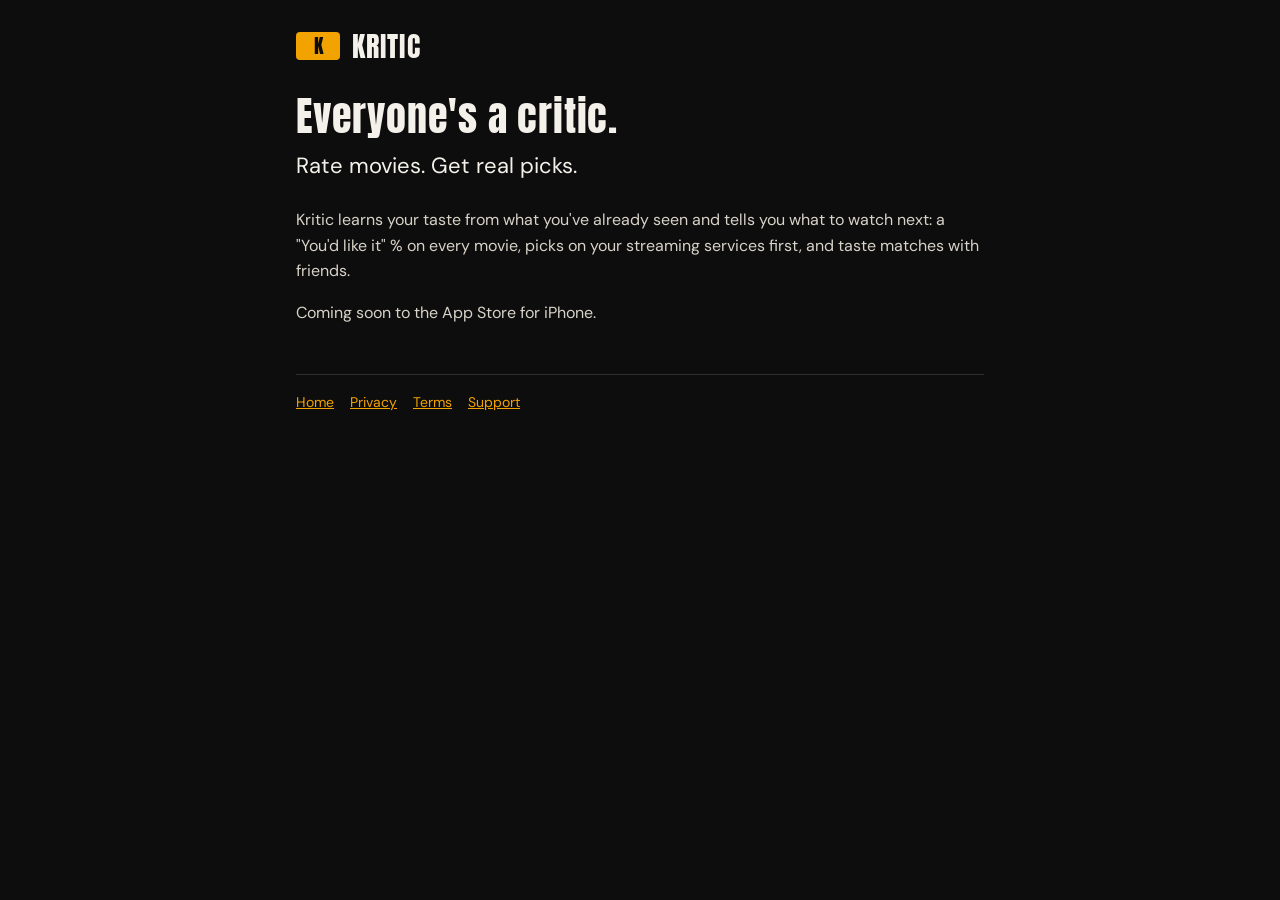
<file: index.html>
<!doctype html>
<html lang="en"><head><meta charset="utf-8"><meta name="viewport" content="width=device-width, initial-scale=1">
<link rel="preconnect" href="https://fonts.googleapis.com"><link rel="preconnect" href="https://fonts.gstatic.com" crossorigin>
<link href="https://fonts.googleapis.com/css2?family=Anton&family=DM+Sans:wght@400;700&display=swap" rel="stylesheet">
<link rel="stylesheet" href="style.css"><title>Kritic</title><meta name="description" content="Rate movies. Get real picks."></head><body>
<main><header><span class="ticket">K</span><a href="./">KRITIC</a></header>
<h1>Everyone's a critic.</h1>
<p class="tagline">Rate movies. Get real picks.</p>
<p>Kritic learns your taste from what you've already seen and tells you what to watch next: a "You'd like it" % on every movie, picks on your streaming services first, and taste matches with friends.</p>
<p>Coming soon to the App Store for iPhone.</p>
<nav><a href="./">Home</a><a href="privacy.html">Privacy</a><a href="terms.html">Terms</a><a href="support.html">Support</a></nav></main></body></html>
</file>
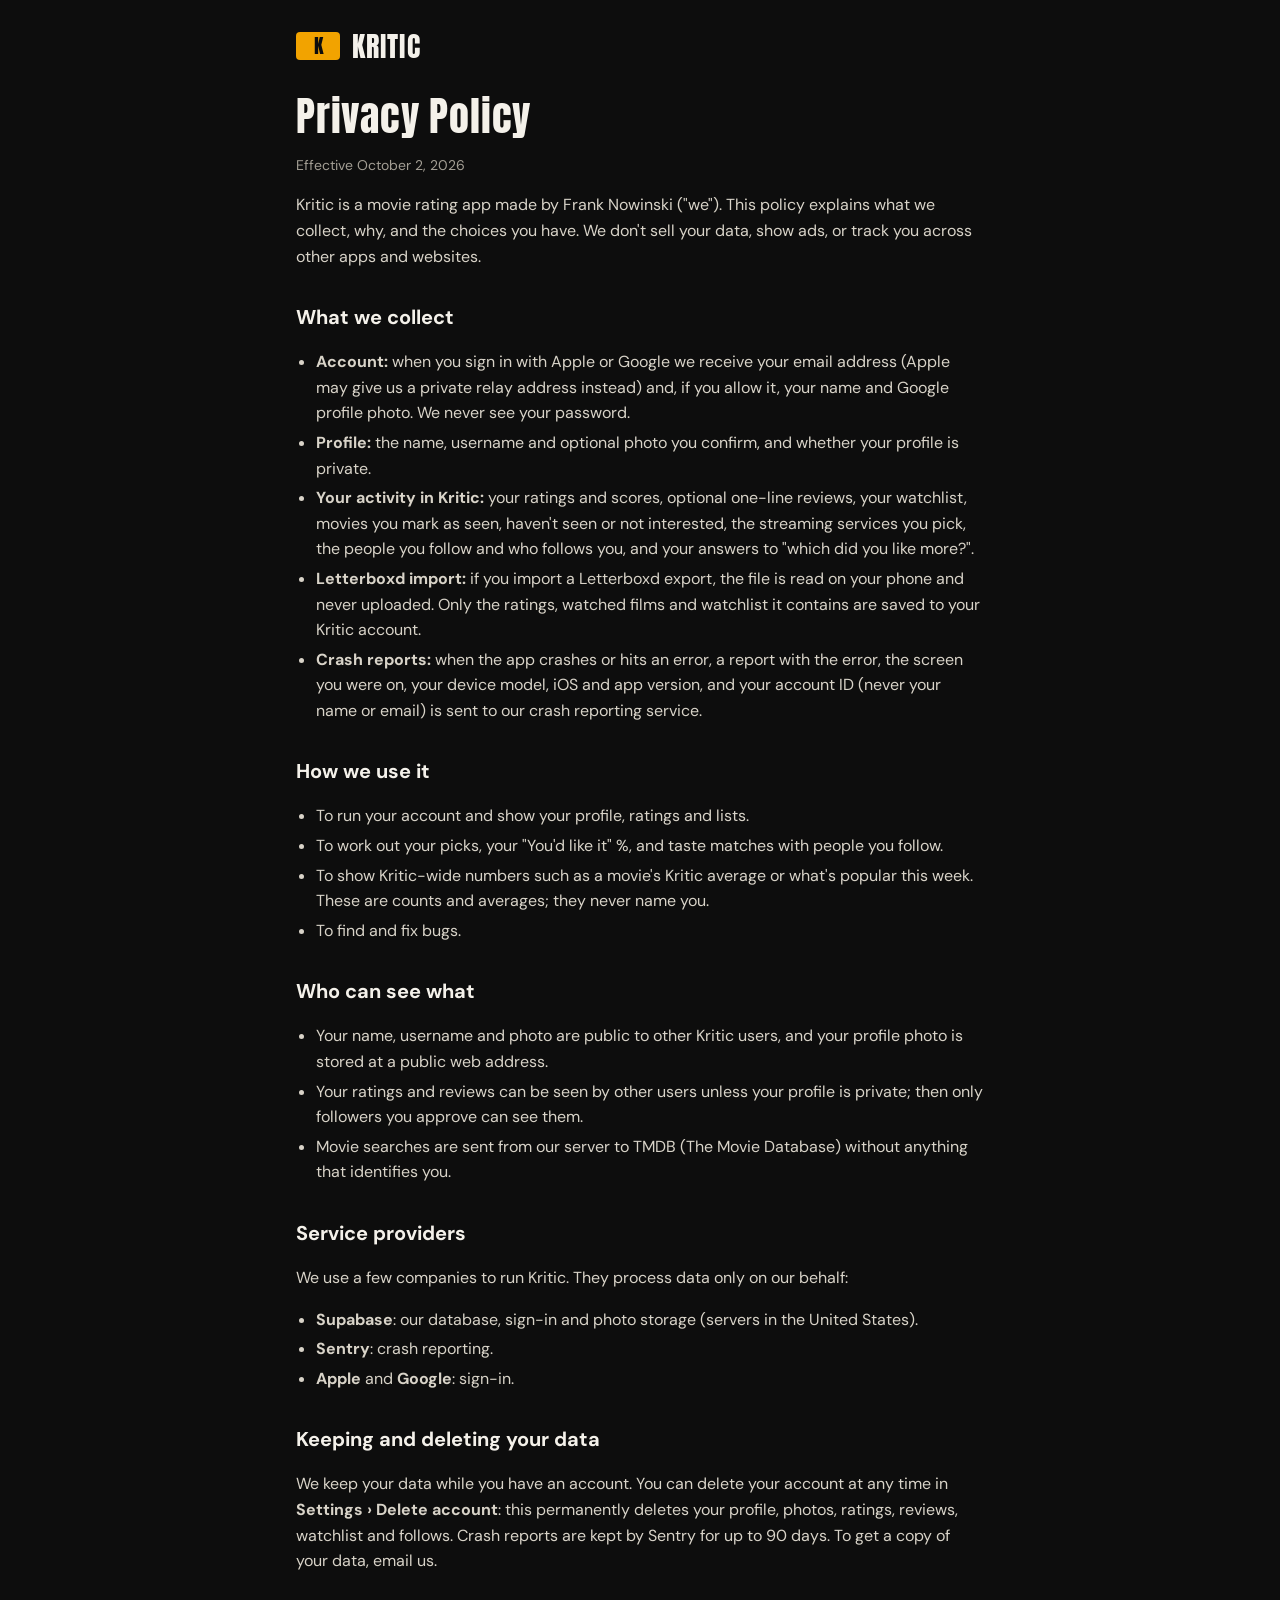
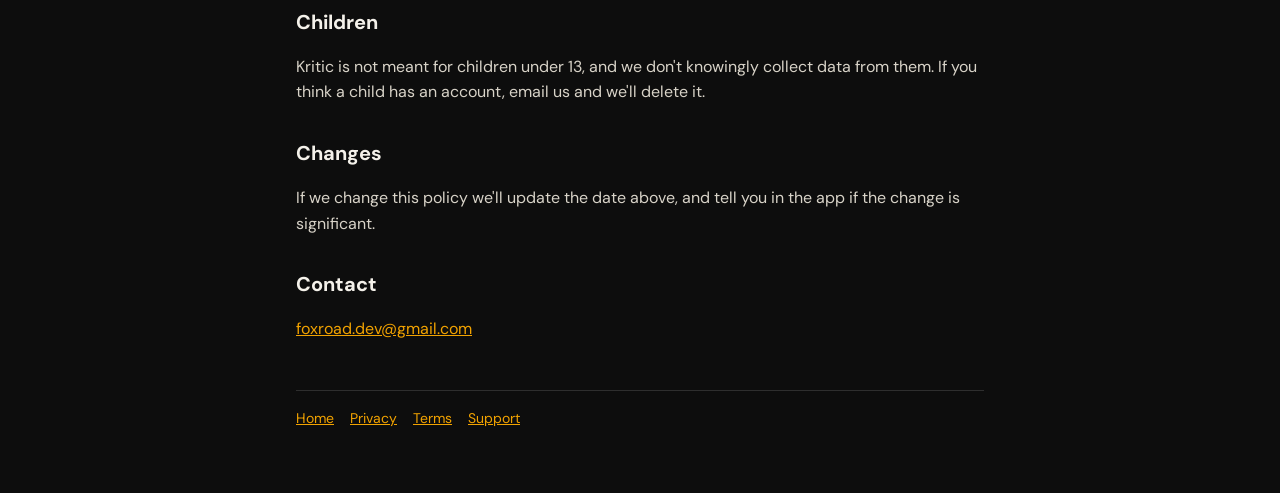
<file: privacy.html>
<!doctype html>
<html lang="en"><head><meta charset="utf-8"><meta name="viewport" content="width=device-width, initial-scale=1">
<link rel="preconnect" href="https://fonts.googleapis.com"><link rel="preconnect" href="https://fonts.gstatic.com" crossorigin>
<link href="https://fonts.googleapis.com/css2?family=Anton&family=DM+Sans:wght@400;700&display=swap" rel="stylesheet">
<link rel="stylesheet" href="style.css"><title>Privacy Policy · Kritic</title></head><body>
<main><header><span class="ticket">K</span><a href="./">KRITIC</a></header>
<h1>Privacy Policy</h1>
<p class="dim">Effective October 2, 2026</p>
<p>Kritic is a movie rating app made by Frank Nowinski ("we"). This policy explains what we collect, why, and the choices you have. We don't sell your data, show ads, or track you across other apps and websites.</p>

<h2>What we collect</h2>
<ul>
<li><strong>Account:</strong> when you sign in with Apple or Google we receive your email address (Apple may give us a private relay address instead) and, if you allow it, your name and Google profile photo. We never see your password.</li>
<li><strong>Profile:</strong> the name, username and optional photo you confirm, and whether your profile is private.</li>
<li><strong>Your activity in Kritic:</strong> your ratings and scores, optional one-line reviews, your watchlist, movies you mark as seen, haven't seen or not interested, the streaming services you pick, the people you follow and who follows you, and your answers to "which did you like more?".</li>
<li><strong>Letterboxd import:</strong> if you import a Letterboxd export, the file is read on your phone and never uploaded. Only the ratings, watched films and watchlist it contains are saved to your Kritic account.</li>
<li><strong>Crash reports:</strong> when the app crashes or hits an error, a report with the error, the screen you were on, your device model, iOS and app version, and your account ID (never your name or email) is sent to our crash reporting service.</li>
</ul>

<h2>How we use it</h2>
<ul>
<li>To run your account and show your profile, ratings and lists.</li>
<li>To work out your picks, your "You'd like it" %, and taste matches with people you follow.</li>
<li>To show Kritic-wide numbers such as a movie's Kritic average or what's popular this week. These are counts and averages; they never name you.</li>
<li>To find and fix bugs.</li>
</ul>

<h2>Who can see what</h2>
<ul>
<li>Your name, username and photo are public to other Kritic users, and your profile photo is stored at a public web address.</li>
<li>Your ratings and reviews can be seen by other users unless your profile is private; then only followers you approve can see them.</li>
<li>Movie searches are sent from our server to TMDB (The Movie Database) without anything that identifies you.</li>
</ul>

<h2>Service providers</h2>
<p>We use a few companies to run Kritic. They process data only on our behalf:</p>
<ul>
<li><strong>Supabase</strong>: our database, sign-in and photo storage (servers in the United States).</li>
<li><strong>Sentry</strong>: crash reporting.</li>
<li><strong>Apple</strong> and <strong>Google</strong>: sign-in.</li>
</ul>

<h2>Keeping and deleting your data</h2>
<p>We keep your data while you have an account. You can delete your account at any time in <strong>Settings › Delete account</strong>: this permanently deletes your profile, photos, ratings, reviews, watchlist and follows. Crash reports are kept by Sentry for up to 90 days. To get a copy of your data, email us.</p>

<h2>Children</h2>
<p>Kritic is not meant for children under 13, and we don't knowingly collect data from them. If you think a child has an account, email us and we'll delete it.</p>

<h2>Changes</h2>
<p>If we change this policy we'll update the date above, and tell you in the app if the change is significant.</p>

<h2>Contact</h2>
<p><a href="mailto:foxroad.dev@gmail.com">foxroad.dev@gmail.com</a></p>
<nav><a href="./">Home</a><a href="privacy.html">Privacy</a><a href="terms.html">Terms</a><a href="support.html">Support</a></nav></main></body></html>
</file>
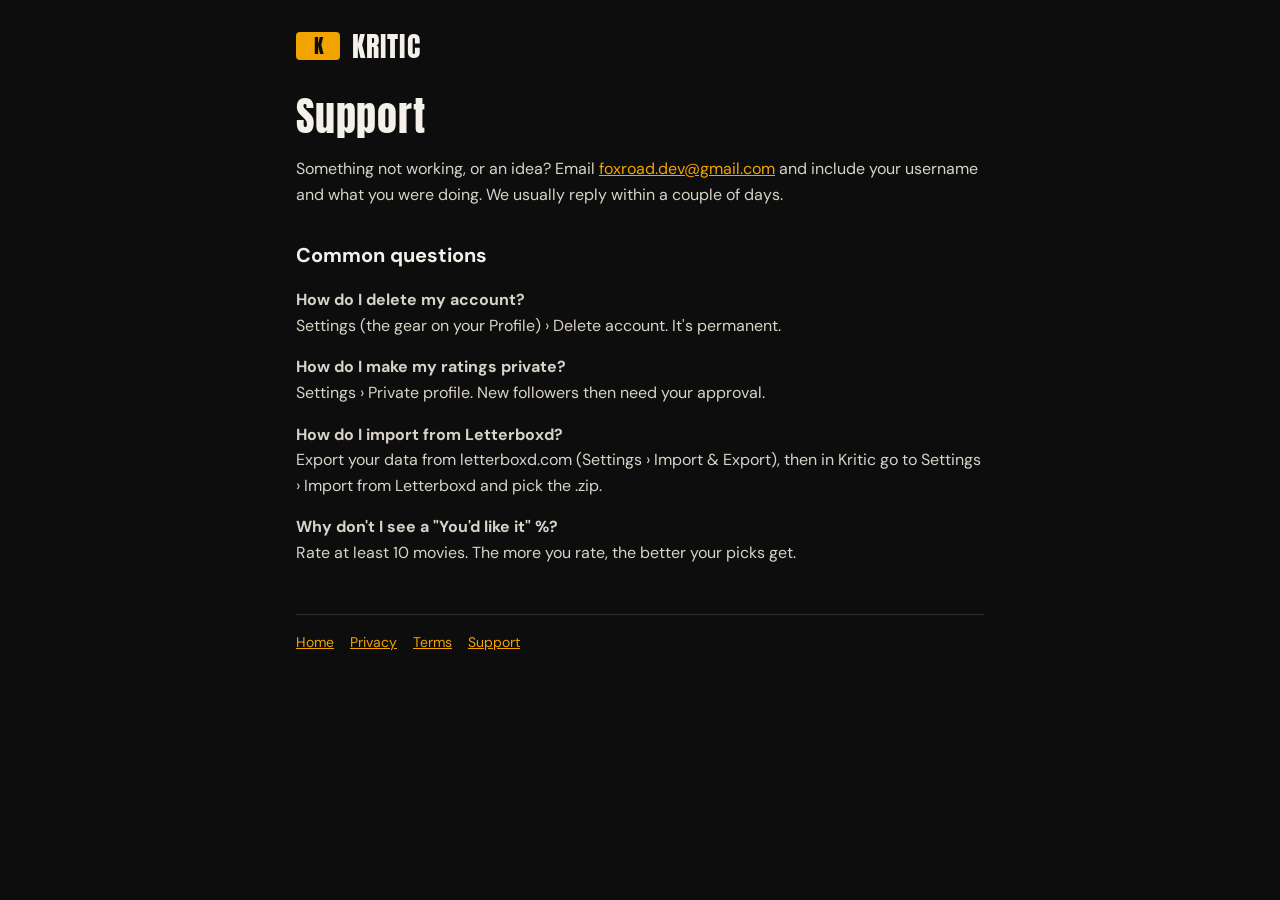
<file: support.html>
<!doctype html>
<html lang="en"><head><meta charset="utf-8"><meta name="viewport" content="width=device-width, initial-scale=1">
<link rel="preconnect" href="https://fonts.googleapis.com"><link rel="preconnect" href="https://fonts.gstatic.com" crossorigin>
<link href="https://fonts.googleapis.com/css2?family=Anton&family=DM+Sans:wght@400;700&display=swap" rel="stylesheet">
<link rel="stylesheet" href="style.css"><title>Support · Kritic</title></head><body>
<main><header><span class="ticket">K</span><a href="./">KRITIC</a></header>
<h1>Support</h1>
<p>Something not working, or an idea? Email <a href="mailto:foxroad.dev@gmail.com">foxroad.dev@gmail.com</a> and include your username and what you were doing. We usually reply within a couple of days.</p>

<h2>Common questions</h2>
<p><strong>How do I delete my account?</strong><br>Settings (the gear on your Profile) › Delete account. It's permanent.</p>
<p><strong>How do I make my ratings private?</strong><br>Settings › Private profile. New followers then need your approval.</p>
<p><strong>How do I import from Letterboxd?</strong><br>Export your data from letterboxd.com (Settings › Import &amp; Export), then in Kritic go to Settings › Import from Letterboxd and pick the .zip.</p>
<p><strong>Why don't I see a "You'd like it" %?</strong><br>Rate at least 10 movies. The more you rate, the better your picks get.</p>
<nav><a href="./">Home</a><a href="privacy.html">Privacy</a><a href="terms.html">Terms</a><a href="support.html">Support</a></nav></main></body></html>
</file>
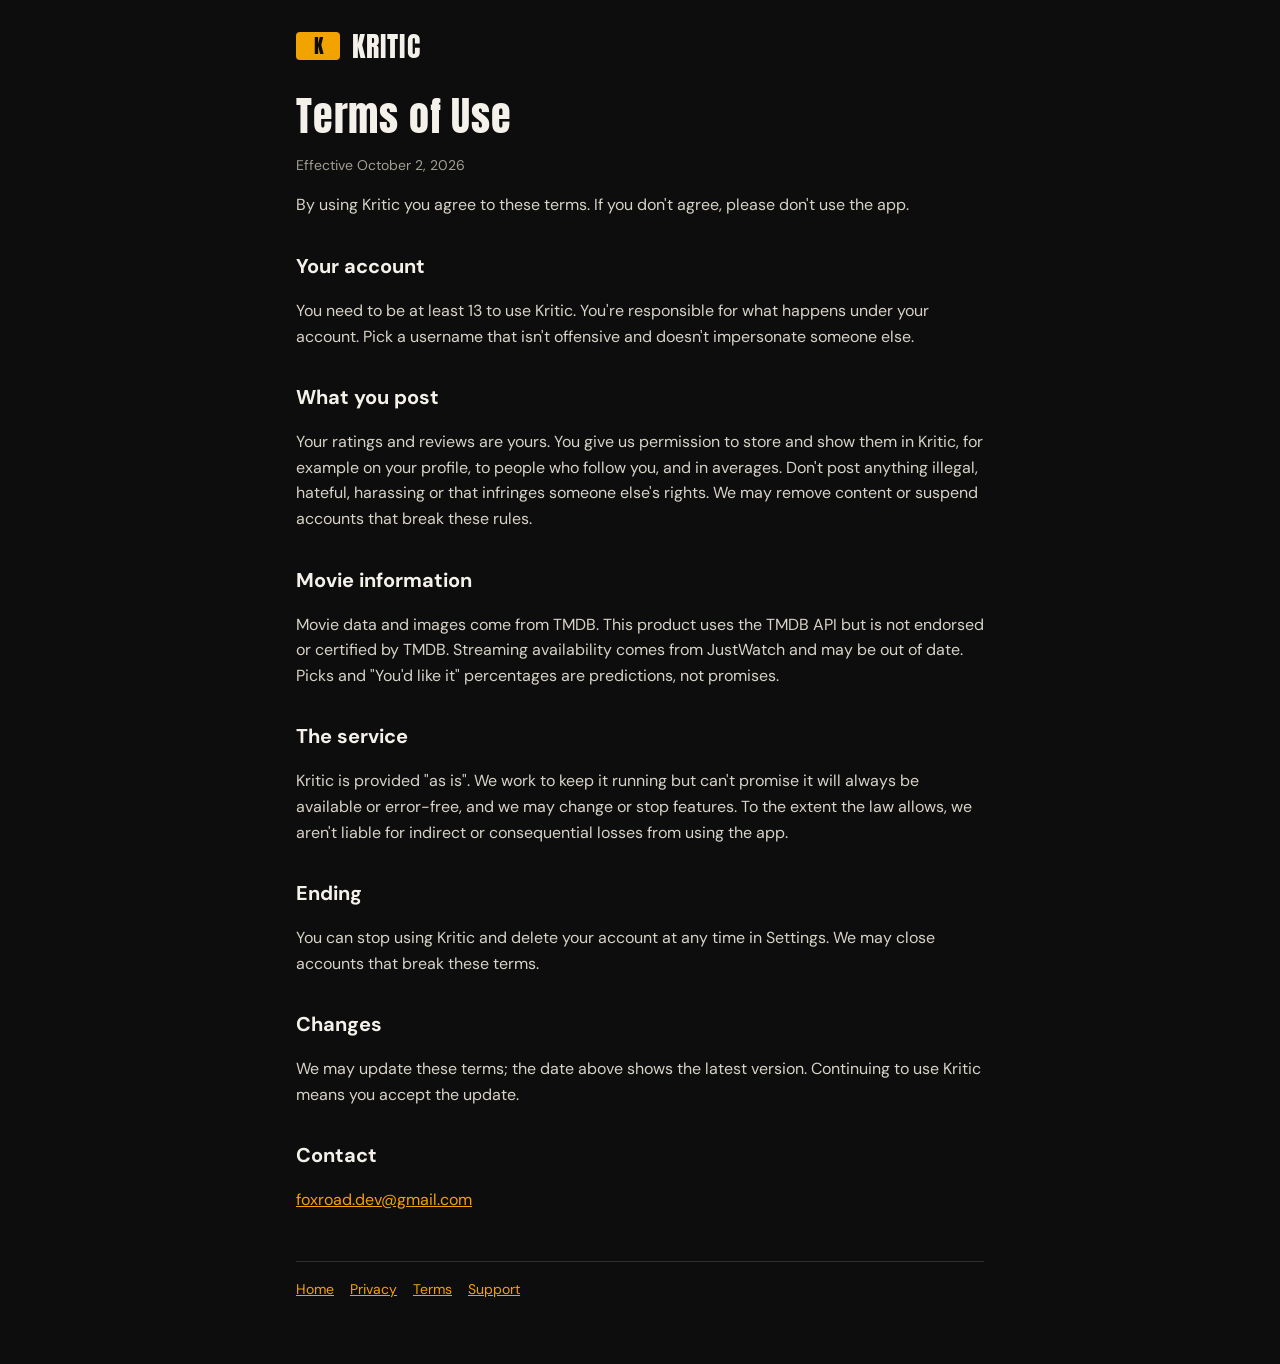
<file: terms.html>
<!doctype html>
<html lang="en"><head><meta charset="utf-8"><meta name="viewport" content="width=device-width, initial-scale=1">
<link rel="preconnect" href="https://fonts.googleapis.com"><link rel="preconnect" href="https://fonts.gstatic.com" crossorigin>
<link href="https://fonts.googleapis.com/css2?family=Anton&family=DM+Sans:wght@400;700&display=swap" rel="stylesheet">
<link rel="stylesheet" href="style.css"><title>Terms of Use · Kritic</title></head><body>
<main><header><span class="ticket">K</span><a href="./">KRITIC</a></header>
<h1>Terms of Use</h1>
<p class="dim">Effective October 2, 2026</p>
<p>By using Kritic you agree to these terms. If you don't agree, please don't use the app.</p>

<h2>Your account</h2>
<p>You need to be at least 13 to use Kritic. You're responsible for what happens under your account. Pick a username that isn't offensive and doesn't impersonate someone else.</p>

<h2>What you post</h2>
<p>Your ratings and reviews are yours. You give us permission to store and show them in Kritic, for example on your profile, to people who follow you, and in averages. Don't post anything illegal, hateful, harassing or that infringes someone else's rights. We may remove content or suspend accounts that break these rules.</p>

<h2>Movie information</h2>
<p>Movie data and images come from TMDB. This product uses the TMDB API but is not endorsed or certified by TMDB. Streaming availability comes from JustWatch and may be out of date. Picks and "You'd like it" percentages are predictions, not promises.</p>

<h2>The service</h2>
<p>Kritic is provided "as is". We work to keep it running but can't promise it will always be available or error-free, and we may change or stop features. To the extent the law allows, we aren't liable for indirect or consequential losses from using the app.</p>

<h2>Ending</h2>
<p>You can stop using Kritic and delete your account at any time in Settings. We may close accounts that break these terms.</p>

<h2>Changes</h2>
<p>We may update these terms; the date above shows the latest version. Continuing to use Kritic means you accept the update.</p>

<h2>Contact</h2>
<p><a href="mailto:foxroad.dev@gmail.com">foxroad.dev@gmail.com</a></p>
<nav><a href="./">Home</a><a href="privacy.html">Privacy</a><a href="terms.html">Terms</a><a href="support.html">Support</a></nav></main></body></html>
</file>
<file: style.css>
:root { --bg: #0D0D0D; --surface: #161616; --border: #2E2E2E; --text: #F4F1EA; --dim: #A39E94; --soft: #D8D3C8; --accent: #F2A300; }
* { box-sizing: border-box; }
html { -webkit-text-size-adjust: 100%; }
body { margin: 0; background: var(--bg); color: var(--soft); font: 16px/1.6 "DM Sans", system-ui, -apple-system, sans-serif; }
main { max-width: 720px; margin: 0 auto; padding: 32px 16px 64px; }
header { display: flex; align-items: center; gap: 12px; margin-bottom: 32px; }
header a { color: var(--text); text-decoration: none; font: 28px/1 "Anton", Impact, sans-serif; letter-spacing: .04em; }
.ticket { width: 44px; height: 28px; border-radius: 4px; background: var(--accent); color: var(--bg); display: grid; place-items: center; font: 20px/1 "Anton", Impact, sans-serif; }
h1 { color: var(--text); font: 40px/1.2 "Anton", Impact, sans-serif; letter-spacing: .02em; margin: 0 0 8px; }
h2 { color: var(--text); font-size: 20px; margin: 32px 0 8px; }
a { color: var(--accent); }
.dim { color: var(--dim); font-size: 14px; }
ul { padding-left: 20px; }
li { margin: 4px 0; }
nav { display: flex; flex-wrap: wrap; gap: 16px; margin-top: 48px; padding-top: 16px; border-top: 1px solid var(--border); font-size: 14px; }
.tagline { color: var(--text); font-size: 22px; margin: 0 0 24px; }
</file>
